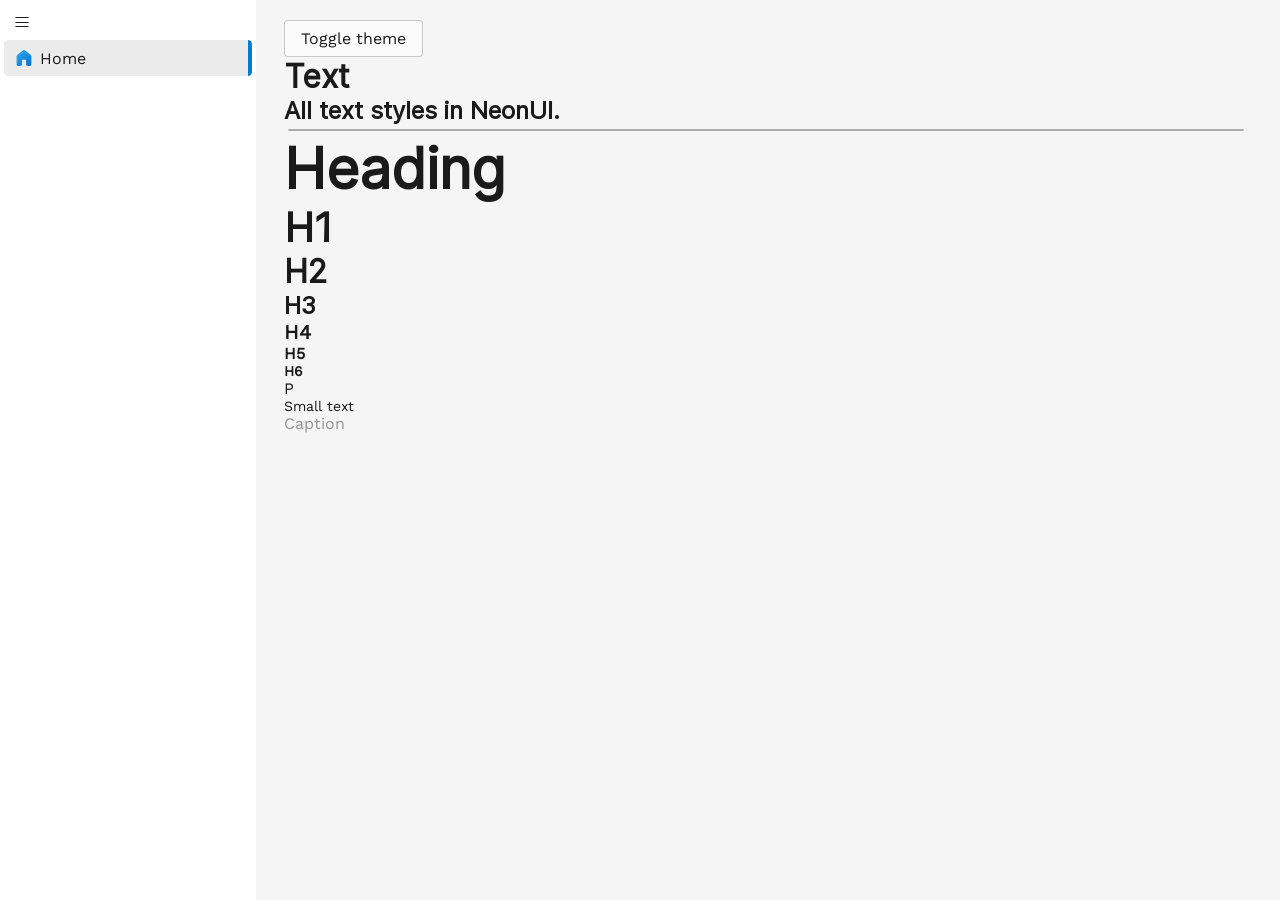
<file: src/index.html>
<!DOCTYPE html>
<html lang="en">
<head>
    <meta charset="UTF-8">
    <meta name="viewport" content="width=device-width, initial-scale=1.0">
    <meta name="author" content="Dots Studio"/>
    <meta name="description" content="Sample app that shows all NeonUI controls."/>
    <title>NeonUI controls gallery</title>
    <link rel="stylesheet" href="NeonUI/NeonUI.css"/>
    <link rel="stylesheet" href="Styles.css"/>
    <link rel="icon" type="image/x-icon" href="favicon.png">
</head>
  <body class="LightMode flexRow">

    <div class="snackbarParent">
    </div>

    <div class="overlay" id="gallerySheet">
        <div class="sheet">
            <ul>
                <li class="sheetItem"><img src="Icon.svg">Sheet Item 1</li>
                <li class="sheetItem"><img src="Icon.svg">Sheet Item 2</li>
                <li class="sheetItem"><img src="Icon.svg">Sheet Item 3</li>
                <li class="sheetItem" onclick="ToggleVisibility(sheet)"><img src="Icon.svg">Close sheet</li>
            </ul>
        </div>    
    </div>

    <div class="overlay" id="galleryDialog">
        <div class="dialog">
            <div class="dialogContent">
                <h3>Dialog title</h3>
                <h4>TextTextTextTextTextTextTextTextTextTextTextTextText</h4>  
                <button class="accentButton" onclick="alert('Hello!')">Click me</button>
            </div>
                <div class="dialogBottom">
                    <button class="accentButton" onclick="ToggleVisibility(dialog)">Done</button>
                </div>
        </div>
    </div>

    <div id="menu" class="contextMenu">
        <ul>
            <li class="contextMenuItem">
                <img src="Icon.svg">
                Item 1
                <span class="contextMenuShortcut">Ctrl + W</span>
            </li>
            <li class="contextMenuItem">
                <img src="Icon.svg">
                Item 2
                <span class="contextMenuShortcut">Ctrl + W</span>
            </li>
        </ul>
    </div>

    <nav class="NavViewExpanded">
        <ul>
            <button class="iconRegular iconButton" onclick="toggleClass('nav', 'NavViewExpanded', 'NavViewCollapsed')"></button>
            <li class="NavViewItem NavViewItemSelected">
                <img src="Home.svg">
                Home
            </li>
        </ul>
    </nav>
    
    <main>
        <button onclick="toggleTheme('Switch')">Toggle theme</button>

        <div class="galleryPage">
            <h2>Text</h2>
            <h3>All text styles in NeonUI.</h3>
            <hr>
            <div class="flex-column">
                <h1 class="heading">Heading</h1>
                <h1>H1</h1>
                <h2>H2</h2>
                <h3>H3</h3>
                <h4>H4</h4>
                <h5>H5</h5>
                <h6>H6</h6>
                <p>P</p>
                <p class="textSmall">Small text</p>
                <p class="caption">Caption</p>
            </div>
        </div>

        <div class="galleryPage">
            <h2>Buttons</h2>
            <h3>Buttons allow users to take actions and make choices when they interact with them.</h3>
            <hr>
            <div class="flexRow">
                <div class="btn">DIV as button</div>
                <button class="iconButton iconRegular"></button>
                <button>Normal button</button>
                <button class="accentButton">Accent Button</button>
                <button class="linkButton">Link Button</button>
                <a>Link</a>
            </div>
            <br>
            <h4>Code example</h4>
            <pre class="code">
&lt;button class=&quot;iconButton iconRegular&quot;&gt;&lt;/button&gt;
<br>
&lt;button&gt;Normal button&lt;/button&gt;
<br>
&lt;button class=&quot;accentButton&quot;&gt;Accent Button&lt;/button&gt;
<br>
&lt;button class=&quot;linkButton&quot;&gt;Link Button&lt;/button&gt;
            </pre>
        </div>

        <div class="galleryPage">
            <h2>Chips</h2>
            <h3>Chips help users quickly make selections, filter content, or trigger actions. They can also neutral and do nothing on click.</h3>
            <hr>
                <div class="chipRow">
                    <div class="Chip" id="Chip" onclick="toggleClass('#Chip', 'Chip', 'chipSelected')">Chip</div>
                    <div class="Chip" id="ChipIcon"onclick="toggleClass('#ChipIcon', 'Chip', 'chipSelected')"><span class="iconRegular"></span>Chip with icon</div>
                    <div class="chipSelected" id="ChipSelected" onclick="toggleClass('#ChipSelected', 'Chip', 'chipSelected')"><span class="iconRegular"></span>Selected chip</div>
                </div>
            <br>
            <h4>Code example</h4>
            <pre class="code">
&lt;div class=&quot;Chip&quot;&gt;Chip text&lt;/div&gt;
            </pre>
        </div>

        <div class="galleryPage">
            <h2>Banner</h2>
            <h3>Banners display a message and related optional actions.</h3>
            <hr>
                <div class="Banner">
                    <div class="flexRow">
                        <span class="iconRegular"></span>
                        Text
                    </div>
                    <button class="iconButton iconRegular" onclick="this.parentNode.remove()"></button>
                </div>
            <br>
            <h4>Code example</h4>
            <pre class="code">
&lt;div class=&quot;Banner&quot; id=&quot;ID&quot;&gt;
    &lt;div class=&quot;flexRow&quot;&gt;
        &lt;span class=&quot;iconRegular&quot;&gt;&lt;/span&gt;
        Text
    &lt;/div&gt;
    &lt;button class=&quot;iconButton iconRegular&quot; onclick=&quot;this.parentNode.remove()&quot;&gt;&lt;/button&gt;
&lt;/div&gt;
            </pre>
        </div>

        <div class="galleryPage">
            <h2>Text Input</h2>
            <h3>Text inputs let users enter and edit text.</h3>
            <hr></hr>
            <input type="text" placeholder="Placeholder text">
            <textarea>Text</textarea>
            <br>
            <h4>Code example</h4>
            <pre class="code">
&lt;input type=&quot;text&quot; placeholder=&quot;Placeholder text&quot;&gt;
<br>
<br>
&lt;textarea&gt;Text&lt;/textarea&gt;
            </pre>
        </div>

        <div class="galleryPage">
            <h2>Dialog</h2>
            <h3>Dialogs inform users about a task that requires a decisions, or involve multiple tasks.</h3>
            <hr>
            <button onclick="ToggleVisibility(dialog)">Show dialog</button>
            <br>
            <h4>Code example</h4>
            <code>
&lt;div class=&quot;overlay&quot;&gt;
<br>
&lt;div class=&quot;dialog&quot;&gt;
<br>
    &lt;div class=&quot;dialogContent&quot;&gt;
    <br>
        &lt;h3&gt;Dialog title&lt;/h3&gt;
        <br>
        Your content goes here
        <br>
    &lt;/div&gt;
    <br>
        &lt;div class=&quot;dialogBottom&quot;&gt;
        <br>
            &lt;button&gt;Button&lt;/button&gt;
            <br>
        &lt;/div&gt;
        <br>
    &lt;/div&gt;
    <br>
&lt;/div&gt;
            <br>
            </code>
        </div>

        <div class="galleryPage">
            <h2>Sheet</h2>
            <h3>Used to allow the user to pick an action. Can be swiped away. Use a context menu on desktops.</h3>
            <hr>
            <button class="AccentButton" onclick="ToggleVisibility(sheet)">Open sheet</button>
            <br>
            <h4>Code example</h4>
            <pre class="code">
&lt;div class=&quot;overlay&quot;&gt;
&lt;div class=&quot;sheet&quot;&gt;
        &lt;ul&gt;
            &lt;li class=&quot;sheetItem&quot;&gt;&lt;img src=&quot;Icon.svg&quot;&gt;Sheet Item&lt;/li&gt;
        &lt;/ul&gt;
    &lt;/div&gt;    
&lt;/div&gt;
            </pre>
        </div>

        <div class="galleryPage">
            <h2>Cards</h2>
            <h3>Cards contain content and actions.</h3>
            <hr>
                <div class="Card">Hello World!</div>
            <br>
            <h4>Code example</h4>
            <pre class="code">
&lt;div class=&quot;Card&quot;&gt;
...
            </pre>
        </div>
        
        <div class="galleryPage">
            <h2>Context menus</h2>
            <h3>Context menus are used to show extra options when the user right clicks on an item.</h3>
            <hr>
                <div id="galleryMenu" class="contextMenu">
                    <ul>
                        <li>
                            <img src="Icon.svg">
                            Item 1
                        </li>
                        <li>
                            <img src="favicon.png">
                            Item 2 
                        </li>
                    </ul>
                </div>
                <div id="galleryRightClickExample">Right click me</div>
            <br>
            <h4>Code example</h4>
            <pre class="code">
//HTML
&lt;div id=&quot;ID&quot; class=&quot;contextMenu&quot;&gt;
    &lt;ul&gt;
        &lt;li&gt;
            &lt;img src=&quot;Icon.svg&quot;&gt;
            Item 1
        &lt;/li&gt;
    &lt;/ul&gt;
&lt;/div&gt;

//JS
AttachContextMenu(&#39;body&#39;, &#39;ID&#39;)
            </pre>
        </div>

        <div class="galleryPage">
            <h2>Snackbars</h2>
            <h3>Snackbars are used to provide a temporary information to the user.</h3>
            <hr>
            <br>
            <button onclick="generateSnackbar('Hello World!', 'Button', 'helloThere')">Show a snackbar</button>
            <br>
            <h4>Code example</h4>
            <pre class="code">
generateSnackbar('Snackbar content', 'Button text', 'Button id')
            </pre>
        </div>

        <div class="galleryPage">
            <h2>Progress</h2>
            <h3>The controls below notify the user of the progress of an operation.</h3>
            <hr>
            <h4>Progress bar</h4>
            <div class="progressBar">
                <div id="galleryProgress" class="progressBarProgress"></div>
            </div>
            <button onclick="randomValue()">Change progress to a random value</button>
            <br>
            <h4>Indeterminate progress bar</h4>
            <div class="progressBar">
                <div class="progressBarIndeterminate"></div>
            </div>
            <br>
            <h3>Progress Ring</h3>
            <h4>You can customize the size of the progress ring by changing the size attribute. If you don't add it, the progress ring will be 40px.</h4>
            <Neon-ProgressRing data-size="64"></Neon-ProgressRing>
            <pre class="code">
//Progress bar
&lt;div class=&quot;progressBar&quot;&gt;
    &lt;div class=&quot;progressBarProgress&quot;&gt;&lt;/div&gt;
&lt;/div&gt;
//Indeterminate progress bar
&lt;div class=&quot;progressBar&quot;&gt;
    &lt;div class=&quot;progressBarIndeterminate&quot;&gt;&lt;/div&gt;
&lt;/div&gt;
//Progress ring
&lt;NeonUI-ProgressRing size=&quot;48&quot;&gt;&lt;/NeonUI-ProgressRing&gt;</pre>
        </div>

        <div class="galleryPage">
            <h2>Slider</h2>
            <h3>Allows the user to quickly change a value.</h3>
            <hr>
            <br>
            <Neon-Slider min="1" value="50" max="100"></Neon-Slider>
            <br>
            <h4>Code example</h4>
            <pre class="code">
&lt;Neon-Slider min=&quot;1&quot; value=&quot;50&quot; max=&quot;100&quot;&gt;&lt;/Neon-Slider&gt;
            </pre>
        </div>

        <div class="galleryPage">
                <h2>Command bar</h2>
                <h3>Command bars provide users with easy access to your app's most common tasks. Usually placed at the top of the UI.</h3>
            <div class="commandBar">
                <button>Button</button>
            </div>
        </div>

        <div class="galleryPage">
            <h2>Special</h2>
            <hr>
            <br>
            <h4>Shine</h4>
            <div class="Card shine">
                ✨
            </div>
            <h4>Resizable</h4>
            <div class="Card resize">Resizable</div>
            <div class="Card resizeY">Resizable vertically</div>
            <div class="Card resizeX">Resizable horizontally</div>
        </div>

        <div class="galleryPage">
            <h2>Checkbox & switch</h2>
            <h3>Checkboxes allow users to select one or more items from a set. Switches toggle the state of a single item on or off.</h3>
            <hr>
            <Neon-Checkbox size="64"></Neon-Checkbox>
            <br>
            <br>
            <br>
            <Neon-Switch checked></Neon-Switch>    
        </div>

        <div class="galleryPage">
            <h2>Tooltip</h2>
            <h3>Tooltips display informative text when users hover over an element.</h3>
            <hr>
            <br>
            <br>
            <div class="tooltipParent">
                Hover on me
                <span class="tooltip">Hello!</span>
            </div>
            <br>
            <h4>Code example</h4>
            <pre class="code">
&lt;div class=&quot;tooltipParent&quot;&gt;
    Hover on me
    &lt;span class=&quot;tooltip&quot;&gt;Tooltip content&lt;/span&gt;
&lt;/div&gt;
            </pre>
        </div>

        <div class="galleryPage">
            <h2>Accordions</h2>
            <h3>Accordions allow you to hide content by default, and show it when the user interacts with it.</h3>
            <hr>
            <div class="accordionCollapsed" id="galleryAccordion">
                <div class="accordionHeader">
                    <p>Accordion Title</p>
                    <button onclick="toggleClass('#galleryAccordion', 'accordionExpanded', 'accordionCollapsed')" class="iconButton iconRegular"></button>
                </div>
                <div class="accordionContent">
                    👋
                </div>
            </div>
            <br>
            <h4>Code example</h4>
            <pre class="code">
&lt;div class=&quot;accordionCollapsed&quot; id=&quot;ID&quot;&gt;
    &lt;div class=&quot;accordionHeader&quot;&gt;
        &lt;p&gt;Accordion Title&lt;/p&gt;
        &lt;button onclick=&quot;toggleClass(&#39;#ID&#39;, &#39;accordionExpanded&#39;, &#39;accordionCollapsed&#39;)&quot; class=&quot;iconButton iconRegular&quot;&gt;&lt;/button&gt;
    &lt;/div&gt;
    &lt;div class=&quot;accordionContent&quot;&gt;
        &#128075;
    &lt;/div&gt;
&lt;/div&gt;
            </pre>
        </div>

    </main>
  </body>
  <script src="NeonUI/NeonUI.js"></script>
  <script src="gallery.js"></script>
</html>
</file>
<file: src/NeonUI/NeonUI.css>
*{display:block;margin:0;padding:0;box-sizing:border-box;color:var(--TextBase);font-family:var(--Font),sans-serif;font-size:16px;user-select:none;-webkit-tap-highlight-color:transparent;transition:color .1s ease,background-color .1s ease}:focus{outline:1.5px solid var(--AccentColor);box-shadow:0 0 8px 0 var(--AccentColor)}body{background-color:var(--AppBackground)}:Root{--HeadingFont:'Inter';--Font:'Work Sans';--RoundCorner1:2px;--RoundCorner2:4px;--RoundCorner3:8px;--ShadowLight:0px 3px 16px rgba(0, 0, 0, 0.12);--ShadowMedium:0px 4px 12px rgba(0, 0, 0, 0.16);--ShadowHeavy:0px 2px 24px rgba(0, 0, 0, 0.2);--BlurLight:blur(60px);--Blur:blur(80px);--HeavyBlur:blur(160px);--NeutralDark:#1A1A1A;--NeutralLight:#FFFFFF;--NeutralOverlay:rgba(0, 0, 0, 0.3);--AccentColor:hsl(205, 100%, 42%)}.LightMode{--AppBackground:#f5f5f5;--ControlBase1:rgba(255, 255, 255, 0.6);--ControlBase2:rgba(0, 0, 0, 0.08);--ControlBase3:rgba(0, 0, 0, 0.12);--ControlBase4:rgba(0, 0, 0, 0.4);--BlurBrush1:rgba(255, 255, 255, 0.9);--BlurBrush2:rgba(255, 255, 255, 0.95);--BlurBrush3:rgba(255, 255, 255, 1);--Border1:rgba(0, 0, 0, 0.2);--Border2:rgba(0, 0, 0, 0.3);--Alt:#FFFFFF;--Base:#1A1A1A;--TextBase:#1A1A1A;--AccentColorLight:hsl(205, 73%, 52%);--AccentColorDark:hsl(205, 100%, 32%);--SuccessColor:hsl(120, 100%, 38%);--AttentionColor:hsl(44, 100%, 50%);--ErrorColor:hsl(0, 72%, 52%)}.DarkMode{--AppBackground:#202020;--ControlBase1:rgba(255, 255, 255, 0.1);--ControlBase2:rgba(255, 255, 255, 0.08);--ControlBase3:rgba(255, 255, 255, 0.12);--ControlBase4:rgba(255, 255, 255, 0.4);--BlurBrush1:rgba(0, 0, 0, 0.9);--BlurBrush2:rgba(0, 0, 0, 0.95);--BlurBrush3:rgba(0, 0, 0, 1);--Border1:rgba(255, 255, 255, 0.2);--Border2:rgba(255, 255, 255, 0.3);--Alt:#1A1A1A;--Base:#FFFFFF;--TextBase:#FFFFFF;--AccentColorLight:hsl(205, 73%, 2%);--AccentColorDark:hsl(205, 100%, 32%);--SuccessColor:hsl(120, 100%, 48%);--AttentionColor:hsl(44, 100%, 60%);--ErrorColor:hsl(0, 72%, 62%)}@supports (backdrop-filter:blur(20px)) or (-webkit-backdrop-filter:blur(20px)){.LightMode{--BlurBrush1:rgba(255, 255, 255, 0.6);--BlurBrush2:rgba(255, 255, 255, 0.7);--BlurBrush3:rgba(255, 255, 255, 0.8)}.DarkMode{--BlurBrush1:rgba(0, 0, 0, 0.6);--BlurBrush2:rgba(0, 0, 0, 0.7);--BlurBrush3:rgba(0, 0, 0, 0.8)}}@supports selector(*:focus-visible){:focus{outline:0;box-shadow:0 0 0 0 transparent}:focus-visible{outline:1.5px solid var(--AccentColor);box-shadow:0 0 8px 0 var(--AccentColor)}}@font-face{font-family:FluentSystemIcons-Regular;src:url(Fonts/FluentSystemIcons-Regular.ttf)}@font-face{font-family:Inter;src:url(Fonts/Inter.woff)}@font-face{font-family:"Work Sans";src:url(Fonts/WorkSans.woff)}@font-face{font-family:FluentSystemIcons-Filled;src:url(Fonts/FluentSystemIcons-Filled.ttf)}::-webkit-scrollbar{width:4px;height:4px}::-webkit-scrollbar-thumb{background:var(--Border1);border-radius:4px}::-webkit-scrollbar-thumb:hover{background:var(--Border2)}.iconRegular{font-family:FluentSystemIcons-Regular;font-size:16px}.iconFilled{font-family:FluentSystemIcons-Filled;font-size:16px}h1,h2,h3{font-family:var(--HeadingFont),sans-serif;font-weight:600}h4,h5,h6{font-weight:600}code,h1,h2,h3,h4,h5,h6,p,pre{user-select:text}.heading{font-size:56px}h1{font-size:40px}h2{font-size:32px}h3{font-size:24px}h4{font-size:20px}h5{font-size:16px}h6{font-size:14px}p{font-size:16px}.caption{color:var(--ControlBase4)}.textSmall{font-size:14px}hr{border:var(--Border2);background:var(--Border2);border-radius:2px;height:2px;margin:4px}.btn,a,button{display:flex;flex-direction:row;justify-content:center;align-items:center;width:fit-content;height:fit-content;gap:8px;background:var(--ControlBase1);border:1.5px solid var(--Border1);border-radius:var(--RoundCorner2);padding:8px 16px;transition:all .2s}.btn:hover,a:hover,button:hover{background-color:var(--ControlBase3)}.btn:active,button:active{transform:scale(.95)}.accentButton{background-color:var(--AccentColor);color:var(--Alt)}.accentButton:hover{background:var(--AccentColorDark)}.iconButton{border:none;background-color:transparent;padding:12px}.linkButton,a{display:block;background-color:transparent;border:none;border-radius:var(--RoundCorner2);color:var(--AccentColor);padding:8px 16px;font-size:16px;text-decoration:none;cursor:pointer}input[type=text],textarea{background-color:var(--ControlBase1);border:1.5px solid var(--Border1);border-radius:var(--RoundCorner2);padding:8px 12px;transition:border .1s,box-shadow .4s}input[type=text]::placeholder,textarea::placeholder{color:var(--ControlBaseAlt3)}input[type=text]:focus,textarea:focus{background-color:var(--Alt);border:1.5px solid var(--AccentColor);box-shadow:0 1px 8px 0 var(--AccentColor);outline:0}input[type=text]:hover,textarea:hover{border:1.5px solid var(--Border2)}input[type=text]:focus:hover,textarea:focus:hover{border:1.5px solid var(--AccentColorDark)}iframe,webview{border:none}main{flex:1;overflow-y:scroll;height:100vh}.overlay{display:none;position:fixed;width:100%;height:100%;justify-content:center;align-items:center;top:0;left:0;background-color:var(--NeutralOverlay);z-index:3}.dialog{background-color:var(--Alt);min-width:40%;max-width:80%;border-radius:var(--RoundCorner2);box-shadow:var(--ShadowMedium);animation:scale-out-center .2s both}.dialog h3{margin-bottom:16px}.dialogContent{padding:24px}.dialogBottom{display:flex;align-items:center;justify-content:flex-end;margin-top:12px;padding:12px;background-color:var(--ControlBase2)}.Chip,.chipSelected{display:flex;flex-direction:row;justify-content:center;align-items:center;background-color:var(--ControlBase1);border-radius:var(--RoundCorner2);padding:8px 12px;transition:box-shadow .3s,background-color .2s;gap:8px;border:1.5px solid var(--ControlBase2)}.Chip:hover,.chipSelected:hover{box-shadow:var(--ShadowLight)}.Chip .iconRegular{color:var(--Base)}.chipSelected .iconRegular{color:var(--Alt)}.chipRow{display:flex;flex-direction:row;gap:8px}.chipSelected{background-color:var(--AccentColor);color:var(--Alt)}.snackbarParent{display:flex;position:absolute;justify-content:flex-end;align-items:center;bottom:0;right:0;padding:8px;flex-direction:column;width:400px;gap:8px;overflow:hidden;z-index:4}.snackbar{display:flex;align-items:center;justify-content:space-between;width:100%;min-height:52px;padding-left:20px;padding-right:8px;border:1.5px solid var(--Border1);border-radius:var(--RoundCorner2);background-color:var(--Alt);box-shadow:var(--ShadowMedium);animation:slide-up .4s ease-in-out}.contextMenu{display:none;position:fixed;flex-direction:column;min-width:256px;border-radius:var(--RoundCorner2);box-shadow:var(--ShadowMedium);background-color:var(--BlurBrush2);backdrop-filter:var(--BlurLight);z-index:4;padding:4px;border:0}.contextMenu ul li{display:flex;flex-direction:row;text-align:left;background-color:transparent;align-items:center;height:32px;width:100%;padding-left:8px;gap:8px;border-radius:var(--RoundCorner1)}.contextMenu ul li img{width:16px;height:16px}.contextMenu ul li:hover{background-color:var(--ControlBase3)}.contextMenuShortcut{position:absolute;right:8px;color:var(--ControlBase4)}.Card{display:flex;background-color:var(--BlurBrush2);border:1.5px solid var(--Border1);border-radius:var(--RoundCorner2);padding:16px 8px;backdrop-filter:var(--BlurLight);transition:box-shadow .3s}.Card:hover{background-color:var(--Alt);box-shadow:var(--ShadowMedium)}.checkbox{display:block;position:relative}.checkbox input{position:absolute;opacity:0;height:0;width:0}.checkmark{display:flex;align-items:center;justify-content:center;position:absolute;top:0;left:0;height:32px;width:32px;border-radius:var(--RoundCorner2);border:1.5px solid var(--Border1);background-color:var(--ControlBase1)}.checkbox:hover input~.checkmark{border:1.5px solid var(--Border2)}.checkbox input:checked~.checkmark{background-color:var(--AccentColor)}.checkmark svg{display:none}.checkbox input:checked~.checkmark svg{display:block;stroke-dasharray:24;stroke-dashoffset:-24;animation:check .25s forwards}.checkboxRound{border-radius:100%}.toggleSwitch{display:block;position:relative}.toggleSwitch input{position:absolute;opacity:0;height:0;width:0}.switch{display:flex;align-items:center;position:absolute;top:0;left:0;height:28px;width:56px;border-radius:100vw;border:1.5px solid var(--Border1);background-color:var(--ControlBase1)}.toggleSwitch:hover input~.switch{border:1.5px solid var(--Border2)}.toggleSwitch input:checked~.switch{background-color:var(--AccentColor)}.toggleSwitch input:hover~.switch::after{width:22px;height:22px;left:2px;transition:all .1s linear}.toggleSwitch input:checked:hover~.switch::after{right:2px}.switch::after{display:block;width:20px;height:20px;position:absolute;left:4px;background-color:var(--ControlBase4);border-radius:100vw;content:'';transition:all .25s ease-in-out}.toggleSwitch input:checked~.switch::after{background-color:var(--Alt);transform:translateX(27px)}.flexColumn{display:flex;flex-direction:column;gap:4px}.flexRow{display:flex;flex-direction:row;gap:4px}.Banner{display:flex;flex-direction:row;justify-content:space-between;align-items:center;width:100%;padding:12px;background-color:var(--ControlBase3);border-radius:var(--RoundCorner2)}.slider{-webkit-appearance:none;width:100%;height:4px;background:var(--ControlBase3);outline:0;border-radius:var(--RoundCorner1);margin-top:-4px}.slider::-webkit-slider-thumb{-webkit-appearance:none;appearance:none;width:28px;height:28px;background:var(--Alt);border:var(--AccentColor) 6px solid;border-radius:50%;transition:border .1s linear}.slider::-webkit-slider-thumb:hover{border:var(--AccentColor) 5px solid}.slider::-webkit-slider-thumb:active{border:var(--AccentColor) 8px solid}.slider::-moz-range-thumb{-webkit-appearance:none;appearance:none;width:16px;height:16px;background:var(--Alt);border:var(--AccentColor) 6px solid;border-radius:50%;transition:border .1s linear}.slider::-moz-range-thumb:hover{border:var(--AccentColor) 5px solid}.sliderContainer{position:relative}.sliderContainer::before{display:block;height:4px;width:var(--SliderValue);background-color:var(--AccentColor);content:'';border-radius:var(--RoundCorner1)}.progressBar{height:4px;width:100%;background-color:var(--Border1);border-radius:100vw;overflow:hidden}.progressBarIndeterminate,.progressBarProgress{height:100%;width:50%;transition:width .5s;background-color:var(--AccentColor);border-radius:100vw}.progressBarIndeterminate{width:100%;animation:indeterminateAnimation 2s infinite linear;transform-origin:0% 50%}Neon-ProgressRing{display:block;overflow:hidden}Neon-ProgressRing svg{animation:spin 2s infinite ease-in-out}.accordion,.accordionCollapsed,.accordionExpanded{display:flex;flex-direction:column;align-items:center;padding:0;min-width:256px;max-width:100vw;border:1.5px solid var(--Border1);border-radius:var(--RoundCorner2);max-height:100px}.accordionHeader{display:flex;flex-direction:row;justify-content:space-between;align-items:center;background-color:var(--ControlBase1);width:100%;margin:0;border-radius:var(--RoundCorner2) var(--RoundCorner2) 0 0;padding:8px 16px 8px 20px}.accordionHeader p{font-weight:600}.accordionContent{display:flex;flex-direction:row;align-items:flex-start;padding:8px 16px 8px 20px;width:100%;background-color:var(--Alt);border-radius:0 0 var(--RoundCorner2) var(--RoundCorner2)}.accordionCollapsed .accordionContent{display:none}.tooltip{display:none;position:absolute;z-index:5;background-color:var(--BlurBrush1);padding:8px 16px;backdrop-filter:var(--BlurLight);box-shadow:var(--ShadowLight);border-radius:var(--RoundCorner2);border:1px solid var(--Border1)}.tooltipParent{position:relative}.tooltipParent:hover .tooltip{display:block;animation:fade-in .3s both}.tooltipParent:active .tooltip{display:none}.sheet{display:flex;position:absolute;bottom:0;background-color:var(--BlurBrush3);min-height:32px;height:auto;width:50vw;border-radius:var(--RoundCorner3) var(--RoundCorner3) 0 0;flex-direction:column;box-shadow:0 1px 12px rgba(0,0,0,.16);backdrop-filter:var(--Blur);padding:24px 4px 4px}.sheet::before{position:absolute;width:40px;height:4px;background-color:var(--Border1);display:block;top:4px;left:50%;margin:5px 5px 5px -20px;border-radius:var(--RoundCorner2);content:""}.sheetItem{display:flex;flex-direction:row;width:100%;padding:16px 12px;gap:12px}.sheetItem img{width:16px;height:16px}.sheetItem:active{background-color:var(--ControlBase1)}.NavViewCollapsed,.NavViewExpanded{display:flex;flex-direction:column;background-color:var(--Alt);height:100vh;transition:all .3s;z-index:2;padding:4px}.NavViewExpanded{width:256px}.NavViewCollapsed{width:48px}.NavViewCollapsed button,.NavViewExpanded button{padding:10px}.NavItemBottom{margin-top:auto}.NavViewItem,.NavViewItemSelected{display:flex;position:relative;align-items:center;min-height:36px;border-radius:var(--RoundCorner2);background-color:transparent;overflow:hidden}.NavViewItem::after,.NavViewItemSelected::after{transition:height .1s;top:auto;right:0;display:block;position:absolute;height:0%;width:4px;background-color:var(--AccentColor);content:"";border-radius:0 4px 4px 0}.NavViewItem:hover{background-color:var(--ControlBase2)}.NavViewItem img{margin:8px 8px 8px 12px;height:16px;width:16px}.NavViewCollapsed .NavViewItem{justify-content:center;font-size:0}.NavViewCollapsed .NavViewItem img{margin:8px 8px 8px 8px;height:16px;width:16px}.NavViewItemSelected{background-color:var(--ControlBase2)}.NavViewItemSelected:hover{background-color:var(--ControlBase3)}.NavViewItemSelected::after{height:100%}.NavViewItemSelected:active::after{top:auto;height:80%}.commandBar{display:flex;flex-direction:row;align-items:center;justify-content:space-between;background-color:var(--Alt);width:100%;padding:4px}.commandBar button{background-color:transparent;border-color:transparent}.commandBar button:hover{background-color:var(--ControlBase3)}.BottomNav{display:flex;flex-direction:row;width:100vw;min-height:80px;padding:8px 12px;background-color:var(--BlurBrush2);backdrop-filter:var(--Blur);align-items:center;position:fixed;bottom:0;gap:8px;z-index:2}.BottomNavItem{display:flex;flex-direction:row;justify-content:center;align-items:center;padding:4px;border-radius:var(--RoundCorner2);flex:none;flex-grow:1;height:100%;gap:8px}.BottomNavItem img{width:32px;height:32px}.code,code{display:block;border-radius:var(--RoundCorner2);font-family:"Cascadia Code",Monospace;padding:12px;color:#fff;background-color:var(--NeutralDark)}.hidden{display:none}head{display:none}.dualScreen{height:100vh;width:50vw}.resize,.resizeX,.resizeY{overflow:hidden!important}.resize{resize:both}.resizeX{resize:horizontal}.resizeY{resize:vertical}.DarkMode .accentButton,.DarkMode .chipSelected{background:var(--AccentColorLight);border:1.5px solid var(--AccentColorDark);color:var(--Alt)}.DarkMode .accentButton:hover{background:var(--AccentColor)}.shine{position:relative;overflow:hidden}.shine::after{position:absolute;background:linear-gradient(288.82deg,rgba(0,0,0,0) 0,rgba(0,0,0,0) 38%,var(--ControlBase3) 38%,var(--ControlBase3) 75%,var(--ControlBase3) 75%,rgba(0,0,0,0) 100%);width:100%;height:100%;top:0;left:0;animation:shine 2s infinite;content:""}@keyframes indeterminateAnimation{0%{transform:translateX(0) scaleX(0)}40%{transform:translateX(0) scaleX(.4)}100%{transform:translateX(100%) scaleX(.5)}}@keyframes check{to{stroke-dashoffset:0}}@keyframes shine{0%{transform:skewX(-10deg) translateX(-100%)}100%{transform:skewX(-10deg) translateX(200%)}}@keyframes snackbarDisappear{0%{opacity:1;transform:translateY(0)}100%{opacity:0;transform:translateY(10%)}}@keyframes scale-out-center{0%{transform:scale(1.1);opacity:0}100%{transform:scale(1);opacity:1}}@keyframes scale-in-center{0%{transform:scale(1)}100%{transform:scale(1.5)}}@keyframes fade-in{0%{opacity:0}100%{opacity:1}}@keyframes fade-out{0%{opacity:1}100%{opacity:0}}@keyframes slide-up{0%{transform:translateY(100%)}100%{transform:translateY(0)}}@keyframes spin{from{transform:rotate(0)}to{transform:rotate(360deg)}}@media (max-width:480px){.BottomNavItem{flex-direction:column}.sheet{width:100%}.snackbarParent{width:100vw}.NavViewExpanded{position:fixed}}@media (vertical-viewport-segments:2){.dualScreen{height:50vh;width:100vw}}
</file>
<file: src/Styles.css>
body {
    overflow: hidden;
}
main {
    padding: 20px 24px;
    overflow-x: hidden;
}
.galleryPage {
    width: 100%;
    height: 100vh;
}
#galleryRightClickExample {
    width: 100px;
    height: 100px;
    background-color: var(--AccentColorLight);
    color: var(--NeutralDark);
}
</file>
